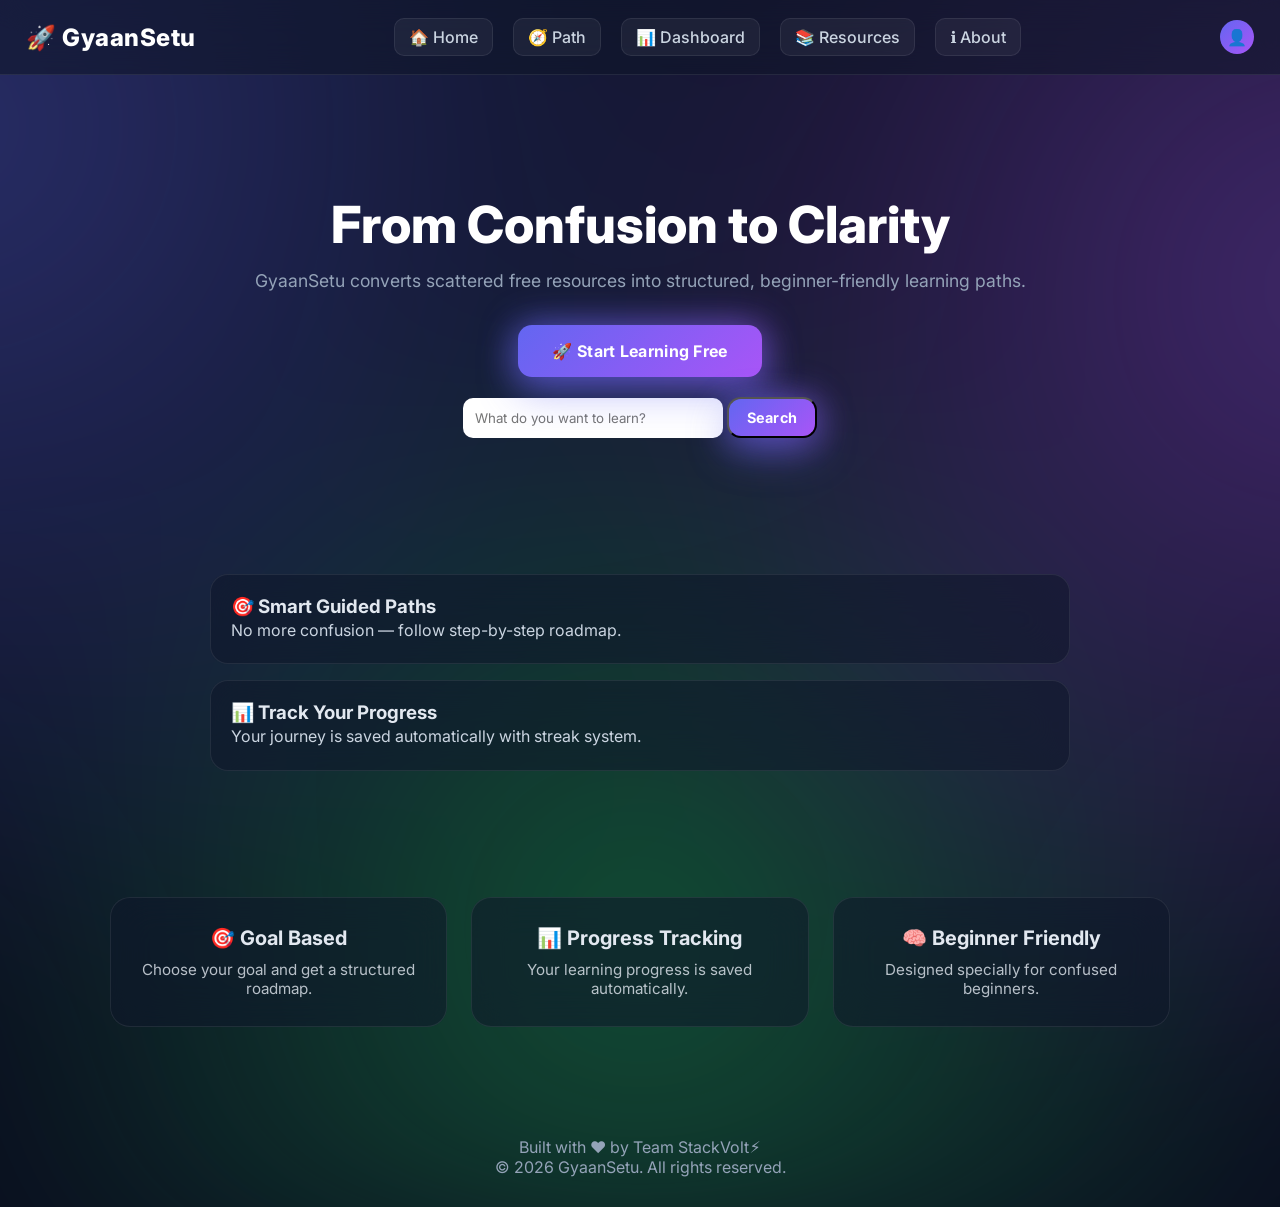
<file: index.html>
<!DOCTYPE html>
<html lang="en">
<head>
  <meta charset="UTF-8" />
  <meta name="viewport" content="width=device-width, initial-scale=1.0"/>
  <title>GyaanSetu - From Confusion to Clarity</title>
  <link href="https://fonts.googleapis.com/css2?family=Inter:wght@300;400;600;700;800&display=swap" rel="stylesheet">
  <link rel="stylesheet" href="style.css"/>
</head>
<body>

<nav class="navbar">
  <div class="nav-left">
    <h1>🚀 GyaanSetu</h1>
  </div>

  <div class="nav-links">
   <a href="index.html">🏠 Home</a>
   <a href="path.html">🧭 Path</a>
  <a href="dashboard.html">📊 Dashboard</a>
  <a href="resources.html">📚 Resources</a>
  <a href="about.html">ℹ️ About</a>
  </div>

  <div class="profile-wrapper">
  <div class="profile-icon" id="profileIcon">
    👤
  </div>

  <div class="profile-dropdown" id="profileDropdown">
    <p id="userName">Guest User</p>
    <button onclick="logout()">Logout</button>
  </div>
</div>
</nav>


<section class="hero">
  <h2>From Confusion to Clarity</h2>
  <p>
    GyaanSetu converts scattered free resources into
    structured, beginner-friendly learning paths.
  </p>
  <a href="path.html" class="btn">🚀 Start Learning Free</a>
  <div style="margin-top:20px;">
    
  <input 
    type="text" 
    id="searchInput"

    placeholder="What do you want to learn?" 
    style="padding:12px;width:260px;border-radius:10px;border:none;">
    
  <button onclick="searchTopic()" class="btn small">
    Search
  </button>
</div>
</section>


<section class="container">
  <div class="card">
    <h3>🎯 Smart Guided Paths</h3>
    <p>No more confusion — follow step-by-step roadmap.</p>
  </div>

  <div class="card">
    <h3>📊 Track Your Progress</h3>
    <p>Your journey is saved automatically with streak system.</p>
  </div>
</section>



<section class="features">

  <div class="feature-card">
    <h3>🎯 Goal Based</h3>
    <p>Choose your goal and get a structured roadmap.</p>
  </div>

  <div class="feature-card">
    <h3>📊 Progress Tracking</h3>
    <p>Your learning progress is saved automatically.</p>
  </div>

  <div class="feature-card">
    <h3>🧠 Beginner Friendly</h3>
    <p>Designed specially for confused beginners.</p>
  </div>

</section>


<footer>
  Built with ❤️ by Team StackVolt⚡ <br>
  © 2026 GyaanSetu. All rights reserved.
</footer>

<script src="script.js"></script>
</body>
</html>
</file>
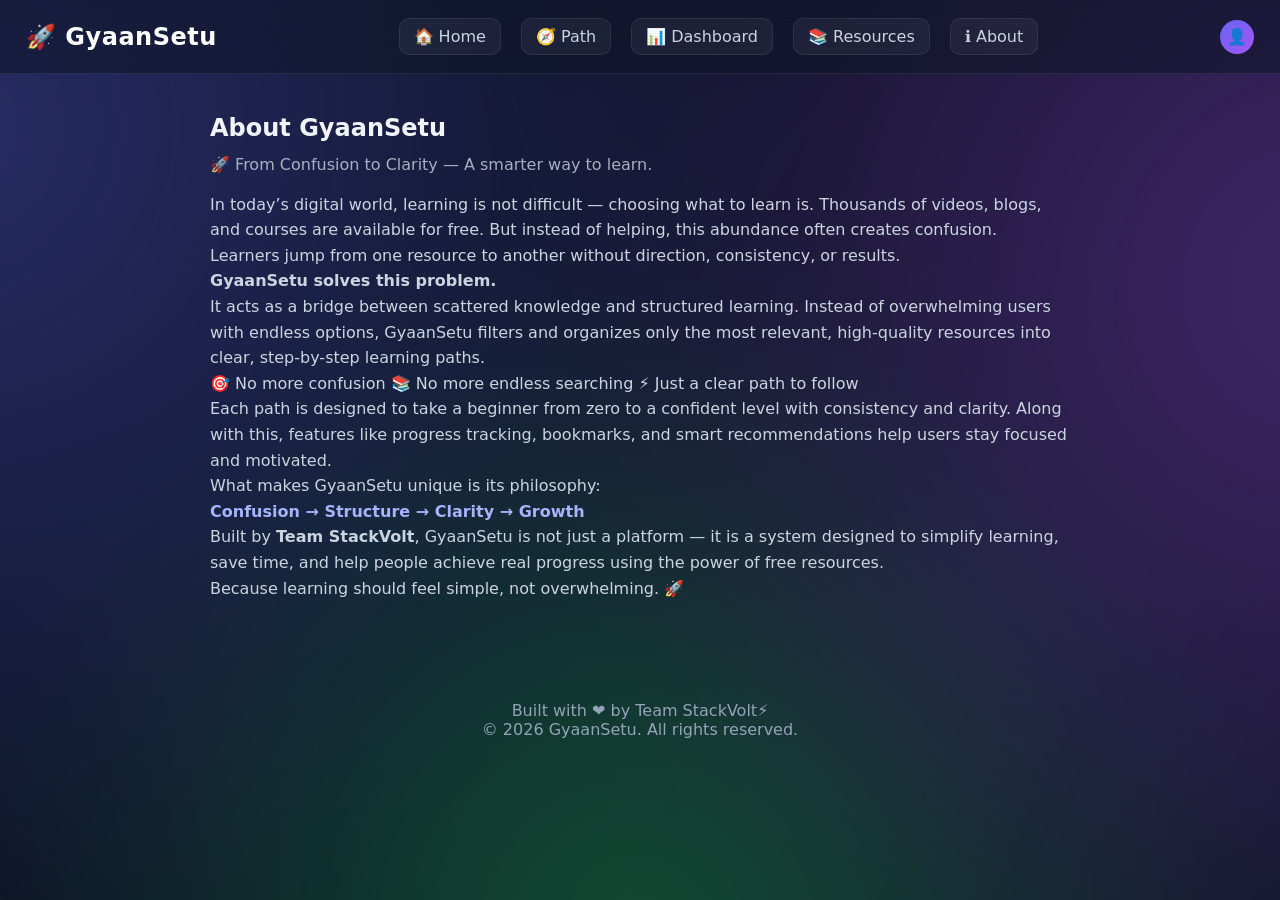
<file: about.html>
<!DOCTYPE html>
<html lang="en">
<head>
<meta charset="UTF-8">
<meta name="viewport" content="width=device-width, initial-scale=1.0">
<title>About - GyaanSetu</title>
<link rel="stylesheet" href="style.css">
</head>
<body>

<nav class="navbar">
  <div class="nav-left">
    <h1>🚀 GyaanSetu</h1>
  </div>

  <div class="nav-links">
<a href="index.html">🏠 Home</a>
<a href="path.html">🧭 Path</a>
<a href="dashboard.html">📊 Dashboard</a>
<a href="resources.html">📚 Resources</a>
<a href="about.html">ℹ️ About</a>
  </div>

<div class="profile-wrapper">
  <div class="profile-icon" id="profileIcon">
    👤
  </div>

  <div class="profile-dropdown" id="profileDropdown">
    <p id="userName">Guest User</p>
    <button onclick="logout()">Logout</button>
  </div>
</div>
</nav>


<section class="container">

<h2>About GyaanSetu</h2>

<p style="opacity:0.8; margin-bottom:14px;">
🚀 From Confusion to Clarity — A smarter way to learn.
</p>

<p>
In today’s digital world, learning is not difficult — choosing what to learn is.

Thousands of videos, blogs, and courses are available for free. But instead of helping, this abundance often creates confusion. Learners jump from one resource to another without direction, consistency, or results.
</p>

<p>
<strong>GyaanSetu solves this problem.</strong>
</p>

<p>
It acts as a bridge between scattered knowledge and structured learning. Instead of overwhelming users with endless options, GyaanSetu filters and organizes only the most relevant, high-quality resources into clear, step-by-step learning paths.
</p>

<p>
🎯 No more confusion  
📚 No more endless searching  
⚡ Just a clear path to follow
</p>

<p>
Each path is designed to take a beginner from zero to a confident level with consistency and clarity. Along with this, features like progress tracking, bookmarks, and smart recommendations help users stay focused and motivated.
</p>

<p>
What makes GyaanSetu unique is its philosophy:
</p>

<p style="font-weight:600; color:#a5b4fc;">
Confusion → Structure → Clarity → Growth
</p>

<p>
Built by <strong>Team StackVolt</strong>, GyaanSetu is not just a platform — it is a system designed to simplify learning, save time, and help people achieve real progress using the power of free resources.
</p>

<p>
Because learning should feel simple, not overwhelming. 🚀
</p>
</section>

<footer>
  Built with ❤️ by Team StackVolt⚡ <br>
  © 2026 GyaanSetu. All rights reserved.
</footer>
<script src="script.js"></script>
</body>
</html>
</file>
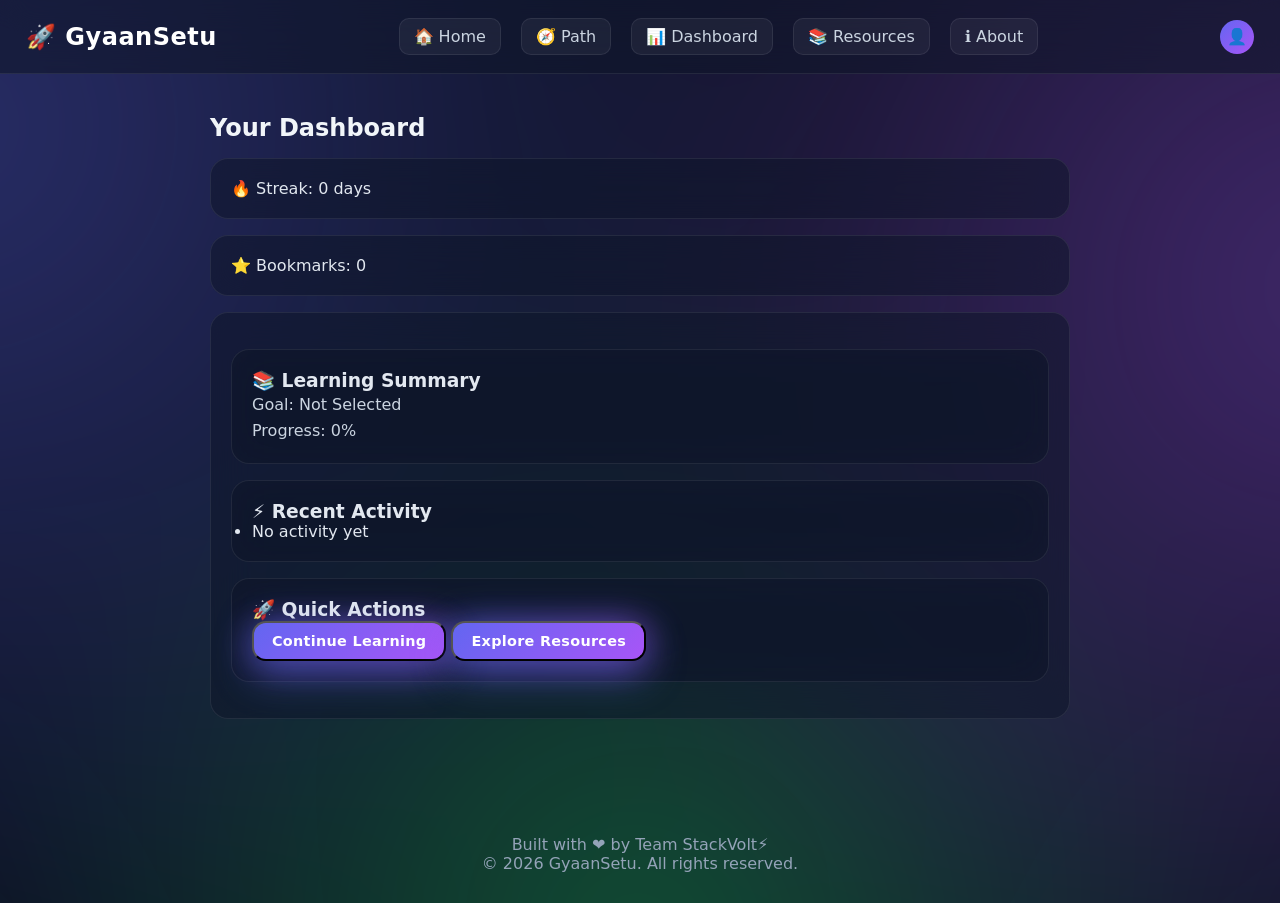
<file: dashboard.html>
<!DOCTYPE html>
<html lang="en">
<head>
<meta charset="UTF-8">
<meta name="viewport" content="width=device-width, initial-scale=1.0">
<title>Dashboard - GyaanSetu</title>
<link rel="stylesheet" href="style.css">
</head>
<body>

<nav class="navbar">
  <div class="nav-left">
    <h1>🚀 GyaanSetu</h1>
  </div>

  <div class="nav-links">
<a href="index.html">🏠 Home</a>
<a href="path.html">🧭 Path</a>
<a href="dashboard.html">📊 Dashboard</a>
<a href="resources.html">📚 Resources</a>
<a href="about.html">ℹ️ About</a>
  </div>

<div class="profile-wrapper">
  <div class="profile-icon" id="profileIcon">
    👤
  </div>

  <div class="profile-dropdown" id="profileDropdown">
    <p id="userName">Guest User</p>
    <button onclick="logout()">Logout</button>
  </div>
</div>
</nav>


<section class="container">
  <h2>Your Dashboard</h2>

  <div class="card">🔥 Streak: <span id="streakCount">0</span> days</div>
  <div class="card">⭐ Bookmarks: <span id="bookmarkCount">0</span></div>
  <div class="card">
  
<div class="card">
  <h3>📚 Learning Summary</h3>
  <p>Goal: <span id="currentGoal">Not Selected</span></p>
  <p>Progress: <span id="progressPercent">0%</span></p>
</div>

<div class="card">
  <h3>⚡ Recent Activity</h3>
  <ul id="activityList">
    <li>No activity yet</li>
  </ul>
</div>

<div class="card">
  <h3>🚀 Quick Actions</h3>
  <button onclick="goToPath()" class="btn small">Continue Learning</button>
  <button onclick="goToResources()" class="btn small">Explore Resources</button>
</div>
</section>

<footer>
  Built with ❤️ by Team StackVolt⚡ <br>
  © 2026 GyaanSetu. All rights reserved.
</footer>
<script src="script.js"></script>
</body>
</html>
</file>
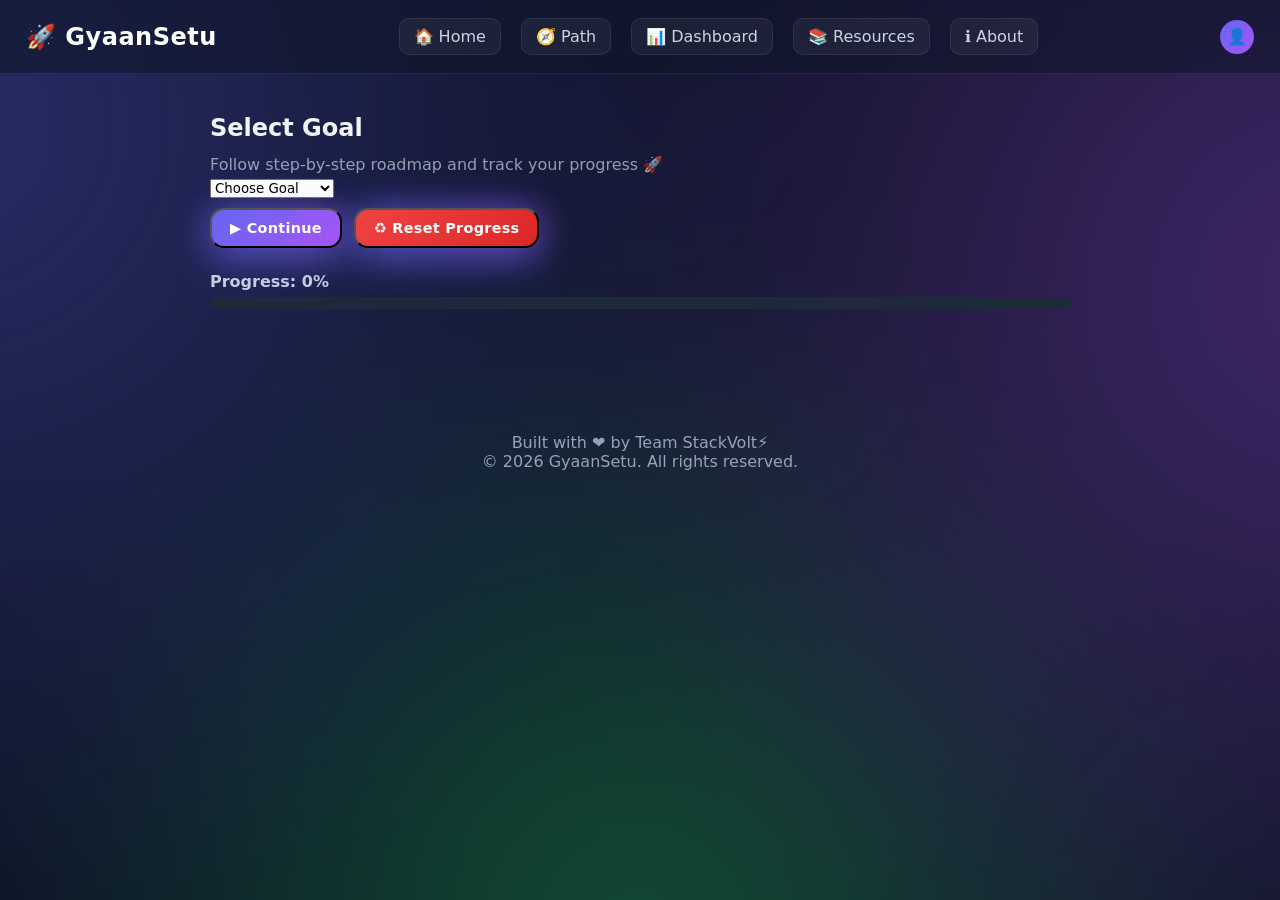
<file: path.html>
<!DOCTYPE html>
<html lang="en">
<head>
<meta charset="UTF-8">
<meta name="viewport" content="width=device-width, initial-scale=1.0">
<title>Learning Path - GyaanSetu</title>
<link rel="stylesheet" href="style.css">
</head>
<body>

<nav class="navbar">
  <div class="nav-left">
    <h1>🚀 GyaanSetu</h1>
  </div>

  <div class="nav-links">
<a href="index.html">🏠 Home</a>
<a href="path.html">🧭 Path</a>
<a href="dashboard.html">📊 Dashboard</a>
<a href="resources.html">📚 Resources</a>
<a href="about.html">ℹ️ About</a>
  </div>

 <div class="profile-wrapper">
  <div class="profile-icon" id="profileIcon">
    👤
  </div>

  <div class="profile-dropdown" id="profileDropdown">
    <p id="userName">Guest User</p>
    <button onclick="logout()">Logout</button>
  </div>
</div>
</nav>


<section class="container">
  <h2>Select Goal</h2>
  <p style="opacity:0.7;">
  Follow step-by-step roadmap and track your progress 🚀
</p>
  <select id="goalSelect">
    <option value="">Choose Goal</option>
    <option value="web">Web Developer</option>
    <option value="freelance">Freelancer</option>
  </select>

  <div class="action-row">
  <button id="continueBtn" class="btn small">▶ Continue</button>
  <button id="resetBtn" class="btn small danger">♻ Reset Progress</button>
</div>


  <div class="progress-box">
    Progress: <span id="progressText">0%</span>
    <div class="progress-bar">
      <div id="progressFill"></div>
    </div>
  </div>

  <div id="steps"></div>
</section>

<footer>
  Built with ❤️ by Team StackVolt⚡ <br>
  © 2026 GyaanSetu. All rights reserved.
</footer>
<script src="script.js"></script>
</body>
</html>
</file>
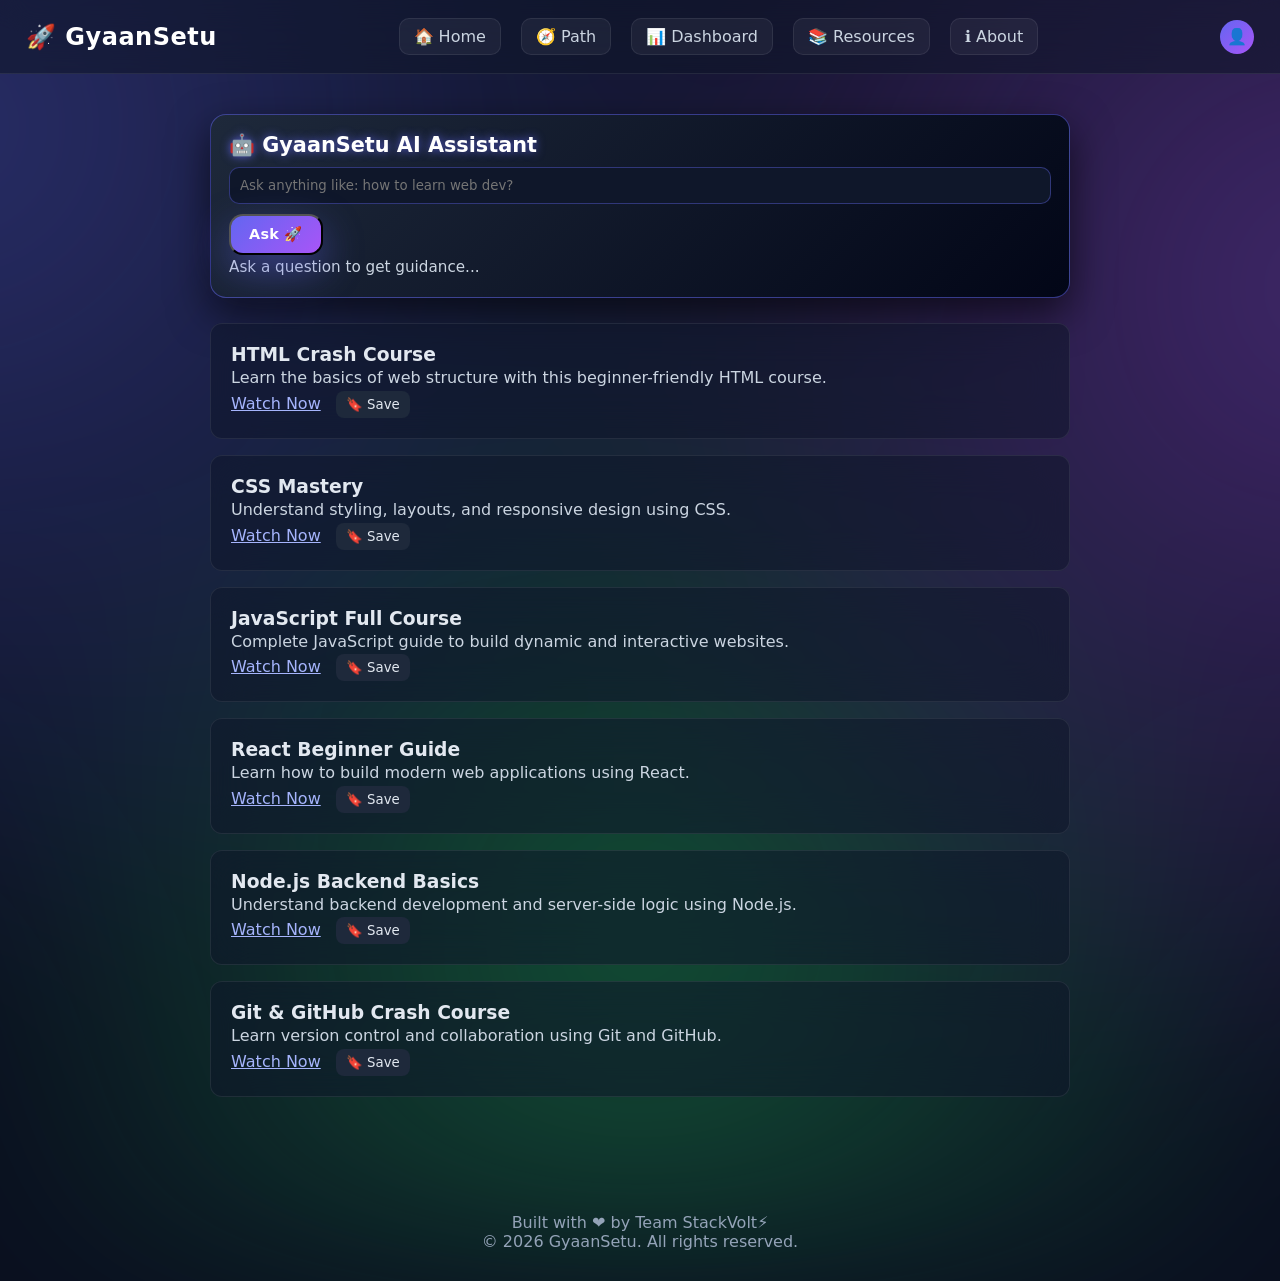
<file: resources.html>
<!DOCTYPE html>
<html lang="en">
<head>
<meta charset="UTF-8">
<meta name="viewport" content="width=device-width, initial-scale=1.0">
<title>Resources - GyaanSetu</title>
<link rel="stylesheet" href="style.css">
</head>
<body>

<nav class="navbar">
  <div class="nav-left">
    <h1>🚀 GyaanSetu</h1>
  </div>

  <div class="nav-links">
   <a href="index.html">🏠 Home</a>
<a href="path.html">🧭 Path</a>
<a href="dashboard.html">📊 Dashboard</a>
<a href="resources.html">📚 Resources</a>
<a href="about.html">ℹ️ About</a>
  </div>

<div class="profile-wrapper">
  <div class="profile-icon" id="profileIcon">
    👤
  </div>

  <div class="profile-dropdown" id="profileDropdown">
    <p id="userName">Guest User</p>
    <button onclick="logout()">Logout</button>
  </div>
</div>
</nav>


<section class="container">

<div id="aiBox" class="ai-box">

 <h3 style="
  color:#ffffff;
  font-weight:800;
  font-size:1.3rem;
  text-shadow:0 0 10px rgba(99,102,241,0.8);
">
  🤖 GyaanSetu AI Assistant
</h3>

  <input 
    type="text" 
    id="aiInput" 
    placeholder="Ask anything like: how to learn web dev?"
    class="ai-input"
  >

  <button id="aiAskBtn" class="btn small">Ask 🚀</button>

  <p id="aiText" class="ai-text">
    Ask a question to get guidance...
  </p>

</div>

<div id="noResult" class="no-result">
  <h3>😕 No results found</h3>
  <p>Try searching: HTML, CSS, JavaScript</p>
</div>


<div class="resource" data-id="html">
  <h3>HTML Crash Course</h3>
  <p>Learn the basics of web structure with this beginner-friendly HTML course.</p>
  <a href="https://youtu.be/kUMe1FH4CHE" target="_blank">Watch Now</a>
  <button class="bookmarkBtn">🔖 Save</button>
</div>

<div class="resource" data-id="css">
  <h3>CSS Mastery</h3>
  <p>Understand styling, layouts, and responsive design using CSS.</p>
  <a href="https://youtu.be/OXGznpKZ_sA" target="_blank">Watch Now</a>
  <button class="bookmarkBtn">🔖 Save</button>
</div>

<div class="resource" data-id="js">
  <h3>JavaScript Full Course</h3>
  <p>Complete JavaScript guide to build dynamic and interactive websites.</p>
  <a href="https://youtu.be/PkZNo7MFNFg" target="_blank">Watch Now</a>
  <button class="bookmarkBtn">🔖 Save</button>
</div>

<div class="resource" data-id="react">
  <h3>React Beginner Guide</h3>
  <p>Learn how to build modern web applications using React.</p>
  <a href="https://youtu.be/bMknfKXIFA8" target="_blank">Watch Now</a>
  <button class="bookmarkBtn">🔖 Save</button>
</div>

<div class="resource" data-id="node">
  <h3>Node.js Backend Basics</h3>
  <p>Understand backend development and server-side logic using Node.js.</p>
  <a href="https://youtu.be/Oe421EPjeBE" target="_blank">Watch Now</a>
  <button class="bookmarkBtn">🔖 Save</button>
</div>

<div class="resource" data-id="git">
  <h3>Git & GitHub Crash Course</h3>
  <p>Learn version control and collaboration using Git and GitHub.</p>
  <a href="https://youtu.be/apGV9Kg7ics" target="_blank">Watch Now</a>
  <button class="bookmarkBtn">🔖 Save</button>
</div>

<div id="ytResults"></div>

</section>

<footer>
  Built with ❤️ by Team StackVolt⚡ <br>
  © 2026 GyaanSetu. All rights reserved.
</footer>
<script src="script.js"></script>
</body>
</html>
</file>
<file: style.css>
/* ===== GLOBAL ===== */
*{
  margin:0;
  padding:0;
  box-sizing:border-box;
  font-family:'Inter',system-ui;
}

body{
  min-height:100vh;
  color:#0f172a;
  background:#0b1020;
  overflow-x:hidden;
  position:relative;
}

/* ===== AURORA BACKGROUND ===== */
body::before{
  content:"";
  position:fixed;
  inset:-40%;
  background:
    radial-gradient(circle at 20% 30%, #6366f1 0%, transparent 40%),
    radial-gradient(circle at 80% 40%, #a855f7 0%, transparent 40%),
    radial-gradient(circle at 50% 80%, #22c55e 0%, transparent 40%);
  filter: blur(80px);
  opacity:.35;
  z-index:-1;
  animation: aurora 18s linear infinite;
}

@keyframes aurora{
  0%{transform:rotate(0deg)}
  100%{transform:rotate(360deg)}
}

/* ===== NAVBAR ===== */
.navbar{
  backdrop-filter: blur(16px);
  background: rgba(15,23,42,.6);
  border-bottom:1px solid rgba(255,255,255,.08);
  color:white;
  padding:18px 26px;
  display:flex;
  justify-content:space-between;
  align-items:center;
}

.navbar h1{
  font-weight:800;
  letter-spacing:.5px;
}

.nav-links{
  display:flex;
  gap:20px;
}

.nav-links a{
  color:#cbd5e1;
  text-decoration:none;
  font-weight:500;
  transition:.25s;
}

.nav-links a:hover{
  color:white;
}

.navbar button{
  background:linear-gradient(135deg,#6366f1,#a855f7);
  color:white;
  border:none;
  padding:6px 12px;
  border-radius:10px;
  cursor:pointer;
}

/* ===== HERO ===== */
.hero{
  text-align:center;
  padding:120px 20px 80px;
  max-width:900px;
  margin:auto;
}

.hero h2{
  font-size:clamp(2.4rem,5vw,3.2rem);
  font-weight:800;
  line-height:1.15;
  margin-bottom:16px;
  color:white;
}

.hero p{
  color:#94a3b8;
  font-size:1.1rem;
  margin-bottom:34px;
}

/* ===== PREMIUM BUTTON ===== */
.btn{
  background:linear-gradient(135deg,#6366f1,#a855f7);
  color:white;
  padding:16px 34px;
  border-radius:14px;
  text-decoration:none;
  font-weight:700;
  letter-spacing:.3px;
  display:inline-block;
  position:relative;
  transition:.25s;
  box-shadow:0 15px 40px rgba(99,102,241,.45);
}

.btn::after{
  content:"";
  position:absolute;
  inset:-2px;
  border-radius:inherit;
  background:linear-gradient(135deg,#6366f1,#a855f7);
  filter:blur(18px);
  opacity:.6;
  z-index:-1;
}

.btn:hover{
  transform:translateY(-4px) scale(1.03);
}

/* ===== CONTAINER ===== */
.container{
  max-width:900px;
  margin:auto;
  padding:40px 20px 70px;
}

/* ===== GLASS CARD ===== */
.step,
.card,
.resource{
  background:rgba(15,23,42,.55);
  border:1px solid rgba(255,255,255,.08);
  backdrop-filter: blur(20px);
  padding:20px;
  margin:16px 0;
  border-radius:18px;
  color:#e2e8f0;
  transition:.25s;
}

.step:hover,
.card:hover,
.resource:hover{
  transform:translateY(-6px);
  border-color:rgba(99,102,241,.6);
  box-shadow:0 25px 60px rgba(0,0,0,.45);
}

/* ===== PROGRESS ===== */
.progress-box{
  margin:24px 0;
  color:#cbd5e1;
  font-weight:600;
}

.progress-bar{
  width:100%;
  height:12px;
  background:#1e293b;
  border-radius:999px;
  margin-top:6px;
  overflow:hidden;
}

#progressFill{
  height:100%;
  width:0%;
  background:linear-gradient(90deg,#6366f1,#a855f7);
  border-radius:999px;
  transition:.4s ease;
}

/* ===== FOOTER ===== */
footer{
  text-align:center;
  padding:30px 20px;
  color:#94a3b8;
}

/* ===== MOBILE ===== */
@media (max-width:700px){

  .navbar{
    flex-direction:column;
    gap:12px;
    text-align:center;
  }

  .nav-links{
    flex-wrap:wrap;
    justify-content:center;
  }

  .hero{
    padding:90px 16px 60px;
  }

  .hero h2{
    font-size:2.1rem;
  }
}
/* ===== ACTION ROW ===== */
.action-row{
  display:flex;
  gap:12px;
  flex-wrap:wrap;
  margin:10px 0 20px;
}

.btn.small{
  padding:10px 18px;
  font-size:.9rem;
}

.btn.danger{
  background:linear-gradient(135deg,#ef4444,#dc2626);
}

/* ===== BOOKMARK ACTIVE ===== */
.bookmarkBtn.saved{
  background:#22c55e !important;
}

/* ===== EMPTY STATE ===== */
.empty{
  text-align:center;
  opacity:.7;
  padding:30px 10px;
}

/* ===== ACTIVE NAV ===== */
.nav-links a.active{
  color:white;
  font-weight:700;
}

/* ===== NEW NAV  ===== */
.nav-left{
  display:flex;
  align-items:center;
  gap:10px;
}

.dark-btn{
  background:linear-gradient(135deg,#6366f1,#a855f7);
  color:white;
  border:none;
  padding:8px 14px;
  border-radius:10px;
  cursor:pointer;
  font-weight:600;
}

/* ===== FEATURE GRID ===== */
.features{
  max-width:1100px;
  margin:40px auto 80px;
  padding:0 20px;
  display:grid;
  grid-template-columns:repeat(auto-fit,minmax(240px,1fr));
  gap:24px;
}

.feature-card{
  background:rgba(15,23,42,.55);
  border:1px solid rgba(255,255,255,.08);
  backdrop-filter:blur(20px);
  padding:28px 22px;
  border-radius:20px;
  color:#e2e8f0;
  text-align:center;
  transition:.25s;
}

.feature-card:hover{
  transform:translateY(-8px) scale(1.02);
  border-color:#6366f1;
  box-shadow:0 25px 60px rgba(0,0,0,.45);
}

.feature-card h3{
  margin-bottom:10px;
  font-size:1.25rem;
}

.feature-card p{
  opacity:.8;
  font-size:.95rem;
}
/* ===== TEXT VISIBILITY ===== */

.container h2{
  color:#f1f5f9;
  margin-bottom:10px;
}

.container p{
  color:#cbd5e1;
  line-height:1.6;
}

.card h3{
  color:#e2e8f0;
}

.resource{
  color:#e2e8f0;
  font-weight:500;
}

.resource button{
  margin-left:10px;
}

.step strong{
  color:#f8fafc;
}

a{
  color:#a5b4fc;
}

a:hover{
  color:#c7d2fe;
}

.bookmarkBtn{
  background:#1e293b;
  color:#e2e8f0;
  border:none;
  padding:6px 10px;
  border-radius:8px;
  cursor:pointer;
}

/* ===== NAV ICON BOX STYLE ===== */
.nav-links a {
  display: flex;
  align-items: center;
  gap: 6px;
  padding: 8px 14px;
  border-radius: 10px;
  background: rgba(255,255,255,0.05);
  border: 1px solid rgba(255,255,255,0.08);
  transition: 0.25s;
}

.nav-links a:hover {
  background: rgba(99,102,241,0.2);
  border-color: #6366f1;
  transform: translateY(-2px);
}

.nav-links a.active {
  background: linear-gradient(135deg,#6366f1,#a855f7);
  color: white;
}
/* ===== PROFILE ICON ===== */
.profile-wrapper {
  position: relative;
  display: flex;
  align-items: center;
}

.profile-icon {
  width: 34px;
  height: 34px;
  background: linear-gradient(135deg,#6366f1,#a855f7);
  display: flex;
  align-items: center;
  justify-content: center;
  border-radius: 50%;
  color: white;
  font-size: 16px;
  cursor: pointer;
  transition: 0.25s;
}

.profile-icon:hover {
  transform: scale(1.08);
}

/* ===== DROPDOWN ===== */
.profile-dropdown {
  position: absolute;
  top: 46px;
  right: 0;
  background: #1e293b;
  border-radius: 12px;
  padding: 14px;
  display: none;
  min-width: 160px;
  box-shadow: 0 15px 40px rgba(0,0,0,0.5);
}

/* USER NAME */
.profile-dropdown p {
  font-size: 0.95rem;
  font-weight: 500;
  color: #e2e8f0;
  margin-bottom: 10px;
}

/* LOGOUT BUTTON */
.profile-dropdown button {
  width: 100%;
  padding: 8px;
  border: none;
  border-radius: 8px;
  background: linear-gradient(135deg,#6366f1,#a855f7);
  color: white;
  font-size: 0.9rem;
  cursor: pointer;
  transition: 0.2s;
}

.profile-dropdown button:hover {
  transform: scale(1.03);
}

.ai-text {
  font-size: 0.95rem;
  color: #e2e8f0;
  line-height: 1.4;
}
/* ===== CLEAN UI ===== */
.resource span,
.resource small,
.resource .tag {
  display: none !important;
}
.resource {
  transition: 0.25s;
  border-radius: 12px;
}

.resource:hover {
  transform: translateY(-5px);
  box-shadow: 0 10px 25px rgba(0,0,0,0.4);
}
.no-result {
  display: none;
  text-align: center;
  margin-top: 20px;
  color: #94a3b8;
}
/* ===== AI INPUT ===== */
.ai-input {
  width: 100%;
  padding: 10px;
  border-radius: 10px;
  border: 1px solid rgba(99,102,241,0.4);
  margin-top: 10px;
  margin-bottom: 10px;
  background: #0f172a;
  color: white;
}

/* ===== AI BOX ===== */
.ai-box {
  margin-bottom: 25px;
  padding: 18px;
  border-radius: 16px;
  background: linear-gradient(135deg,#1e293b,#020617);
  border: 1px solid rgba(99,102,241,0.5);
  box-shadow: 0 15px 40px rgba(0,0,0,0.6);
}

/* ===== NAV HOVER EFFECT ===== */
.nav-links a {
  position: relative;
  transition: all 0.3s ease;
}

/* hover effect */
.nav-links a:hover {
  color: #ffffff;
  transform: translateY(-3px) scale(1.05);
  background: linear-gradient(135deg,#6366f1,#a855f7);
  box-shadow: 0 10px 25px rgba(99,102,241,0.5);
}

/* glow border effect */
.nav-links a::after {
  content: "";
  position: absolute;
  inset: -2px;
  border-radius: 10px;
  background: linear-gradient(135deg,#6366f1,#a855f7);
  filter: blur(12px);
  opacity: 0;
  transition: 0.3s;
  z-index: -1;
}

.nav-links a:hover::after {
  opacity: 0.7;
}
</file>
